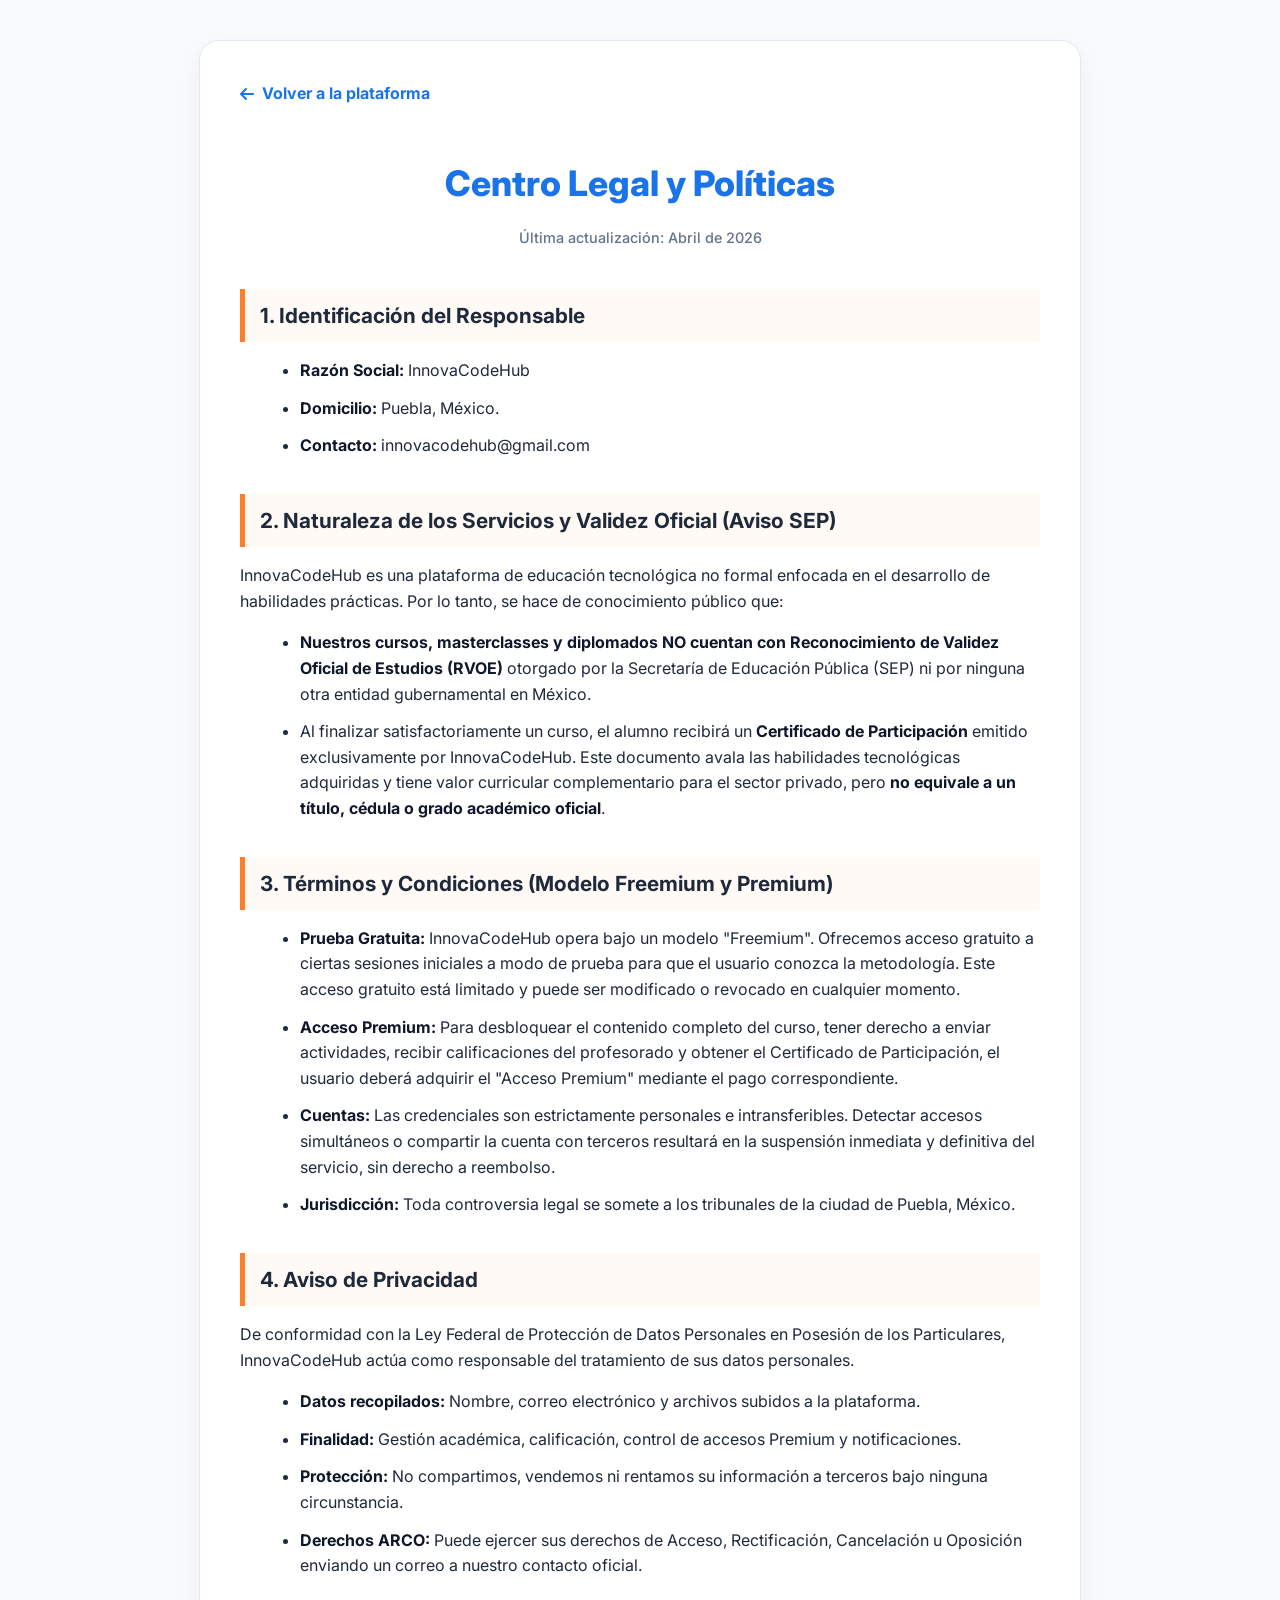
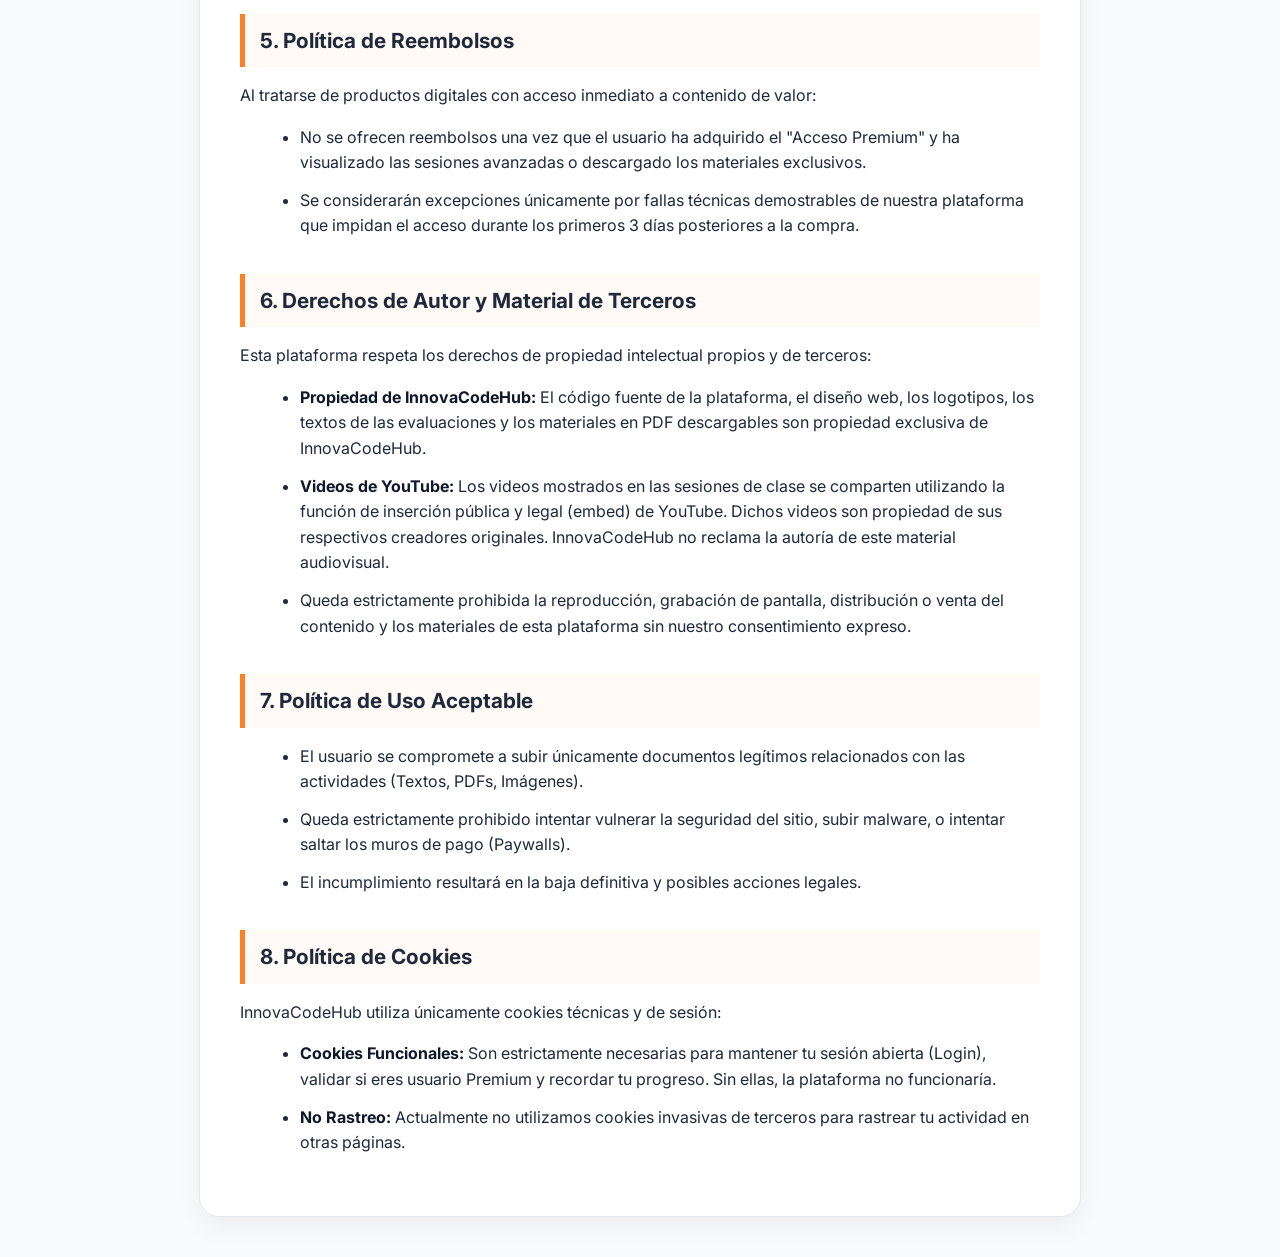
<file: legales.html>
<!DOCTYPE html>
<html lang="es">
<head>
    <meta charset="UTF-8">
    <meta name="viewport" content="width=device-width, initial-scale=1.0">
    <title>Políticas Legales - InnovaCodeHub</title>
    <link href="https://fonts.googleapis.com/css2?family=Inter:wght@300;400;500;600;700&display=swap" rel="stylesheet">
    <link rel="stylesheet" href="https://cdnjs.cloudflare.com/ajax/libs/font-awesome/6.4.0/css/all.min.css">
    
    <style>
        /* VARIABLES DE COLOR INTEGRADAS */
        :root {
            --primary-color: #1A73E8;
            --secondary-color: #FF7F27;
            --bg-color: #f8fafc;
            --text-main: #1e293b;
            --text-light: #64748b;
        }

        body {
            font-family: 'Inter', sans-serif;
            background-color: var(--bg-color);
            color: var(--text-main);
            margin: 0;
            padding: 0;
            line-height: 1.6;
        }

        .legal-container { 
            max-width: 800px; 
            margin: 40px auto; 
            padding: 40px; 
            background: white; 
            border-radius: 20px; 
            box-shadow: 0 10px 25px rgba(0,0,0,0.05); 
            border: 1px solid #e2e8f0;
        }

        h1 { 
            color: var(--primary-color); 
            font-size: 2.2rem; 
            margin-bottom: 5px; 
            text-align: center; 
            font-weight: 800;
        }

        .subtitle { 
            text-align: center; 
            color: var(--text-light); 
            margin-bottom: 40px; 
            font-size: 0.9rem;
            font-weight: 500;
        }

        h4 { 
            color: var(--text-main); 
            font-size: 1.3rem; 
            margin-top: 35px; 
            margin-bottom: 15px; 
            border-left: 5px solid var(--secondary-color); 
            padding-left: 15px;
            background: #fffaf5;
            padding-top: 10px;
            padding-bottom: 10px;
        }

        p, li { 
            color: var(--text-main); 
            font-size: 1rem; 
            margin-bottom: 12px;
        }

        ul { 
            margin-left: 20px; 
            margin-bottom: 20px; 
        }

        strong { color: #0f172a; }

        .btn-back { 
            display: inline-flex; 
            align-items: center; 
            gap: 8px; 
            margin-bottom: 25px; 
            color: var(--primary-color); 
            text-decoration: none; 
            font-weight: 700;
            transition: all 0.2s;
        }

        .btn-back:hover { 
            color: var(--secondary-color);
            transform: translateX(-5px);
        }

        /* Responsive */
        @media (max-width: 600px) {
            .legal-container { margin: 15px; padding: 25px; }
            h1 { font-size: 1.8rem; }
        }
    </style>
</head>
<body style="display: block; background-color: var(--bg-color);">
    <div class="legal-container">
        <a href="index.html" class="btn-back"><i class="fa-solid fa-arrow-left"></i> Volver a la plataforma</a>

        <h1>Centro Legal y Políticas</h1>
        <p class="subtitle">Última actualización: Abril de 2026</p>

        <h4>1. Identificación del Responsable</h4>
        <ul>
            <li><strong>Razón Social:</strong> InnovaCodeHub</li>
            <li><strong>Domicilio:</strong> Puebla, México.</li>
            <li><strong>Contacto:</strong> innovacodehub@gmail.com</li>
        </ul>

        <h4>2. Naturaleza de los Servicios y Validez Oficial (Aviso SEP)</h4>
        <p>InnovaCodeHub es una plataforma de educación tecnológica no formal enfocada en el desarrollo de habilidades prácticas. Por lo tanto, se hace de conocimiento público que:</p>
        <ul>
            <li><strong>Nuestros cursos, masterclasses y diplomados NO cuentan con Reconocimiento de Validez Oficial de Estudios (RVOE)</strong> otorgado por la Secretaría de Educación Pública (SEP) ni por ninguna otra entidad gubernamental en México.</li>
            <li>Al finalizar satisfactoriamente un curso, el alumno recibirá un <strong>Certificado de Participación</strong> emitido exclusivamente por InnovaCodeHub. Este documento avala las habilidades tecnológicas adquiridas y tiene valor curricular complementario para el sector privado, pero <strong>no equivale a un título, cédula o grado académico oficial</strong>.</li>
        </ul>

        <h4>3. Términos y Condiciones (Modelo Freemium y Premium)</h4>
        <ul>
            <li><strong>Prueba Gratuita:</strong> InnovaCodeHub opera bajo un modelo "Freemium". Ofrecemos acceso gratuito a ciertas sesiones iniciales a modo de prueba para que el usuario conozca la metodología. Este acceso gratuito está limitado y puede ser modificado o revocado en cualquier momento.</li>
            <li><strong>Acceso Premium:</strong> Para desbloquear el contenido completo del curso, tener derecho a enviar actividades, recibir calificaciones del profesorado y obtener el Certificado de Participación, el usuario deberá adquirir el "Acceso Premium" mediante el pago correspondiente.</li>
            <li><strong>Cuentas:</strong> Las credenciales son estrictamente personales e intransferibles. Detectar accesos simultáneos o compartir la cuenta con terceros resultará en la suspensión inmediata y definitiva del servicio, sin derecho a reembolso.</li>
            <li><strong>Jurisdicción:</strong> Toda controversia legal se somete a los tribunales de la ciudad de Puebla, México.</li>
        </ul>

        <h4>4. Aviso de Privacidad</h4>
        <p>De conformidad con la Ley Federal de Protección de Datos Personales en Posesión de los Particulares, InnovaCodeHub actúa como responsable del tratamiento de sus datos personales.</p>
        <ul>
            <li><strong>Datos recopilados:</strong> Nombre, correo electrónico y archivos subidos a la plataforma.</li>
            <li><strong>Finalidad:</strong> Gestión académica, calificación, control de accesos Premium y notificaciones.</li>
            <li><strong>Protección:</strong> No compartimos, vendemos ni rentamos su información a terceros bajo ninguna circunstancia.</li>
            <li><strong>Derechos ARCO:</strong> Puede ejercer sus derechos de Acceso, Rectificación, Cancelación u Oposición enviando un correo a nuestro contacto oficial.</li>
        </ul>

        <h4>5. Política de Reembolsos</h4>
        <p>Al tratarse de productos digitales con acceso inmediato a contenido de valor:</p>
        <ul>
            <li>No se ofrecen reembolsos una vez que el usuario ha adquirido el "Acceso Premium" y ha visualizado las sesiones avanzadas o descargado los materiales exclusivos.</li>
            <li>Se considerarán excepciones únicamente por fallas técnicas demostrables de nuestra plataforma que impidan el acceso durante los primeros 3 días posteriores a la compra.</li>
        </ul>

        <h4>6. Derechos de Autor y Material de Terceros</h4>
        <p>Esta plataforma respeta los derechos de propiedad intelectual propios y de terceros:</p>
        <ul>
            <li><strong>Propiedad de InnovaCodeHub:</strong> El código fuente de la plataforma, el diseño web, los logotipos, los textos de las evaluaciones y los materiales en PDF descargables son propiedad exclusiva de InnovaCodeHub.</li>
            <li><strong>Videos de YouTube:</strong> Los videos mostrados en las sesiones de clase se comparten utilizando la función de inserción pública y legal (embed) de YouTube. Dichos videos son propiedad de sus respectivos creadores originales. InnovaCodeHub no reclama la autoría de este material audiovisual.</li>
            <li>Queda estrictamente prohibida la reproducción, grabación de pantalla, distribución o venta del contenido y los materiales de esta plataforma sin nuestro consentimiento expreso.</li>
        </ul>

        <h4>7. Política de Uso Aceptable</h4>
        <ul>
            <li>El usuario se compromete a subir únicamente documentos legítimos relacionados con las actividades (Textos, PDFs, Imágenes).</li>
            <li>Queda estrictamente prohibido intentar vulnerar la seguridad del sitio, subir malware, o intentar saltar los muros de pago (Paywalls).</li>
            <li>El incumplimiento resultará en la baja definitiva y posibles acciones legales.</li>
        </ul>

        <h4>8. Política de Cookies</h4>
        <p>InnovaCodeHub utiliza únicamente cookies técnicas y de sesión:</p>
        <ul>
            <li><strong>Cookies Funcionales:</strong> Son estrictamente necesarias para mantener tu sesión abierta (Login), validar si eres usuario Premium y recordar tu progreso. Sin ellas, la plataforma no funcionaría.</li>
            <li><strong>No Rastreo:</strong> Actualmente no utilizamos cookies invasivas de terceros para rastrear tu actividad en otras páginas.</li>
        </ul>
    </div>
</body>
</html>
</file>
